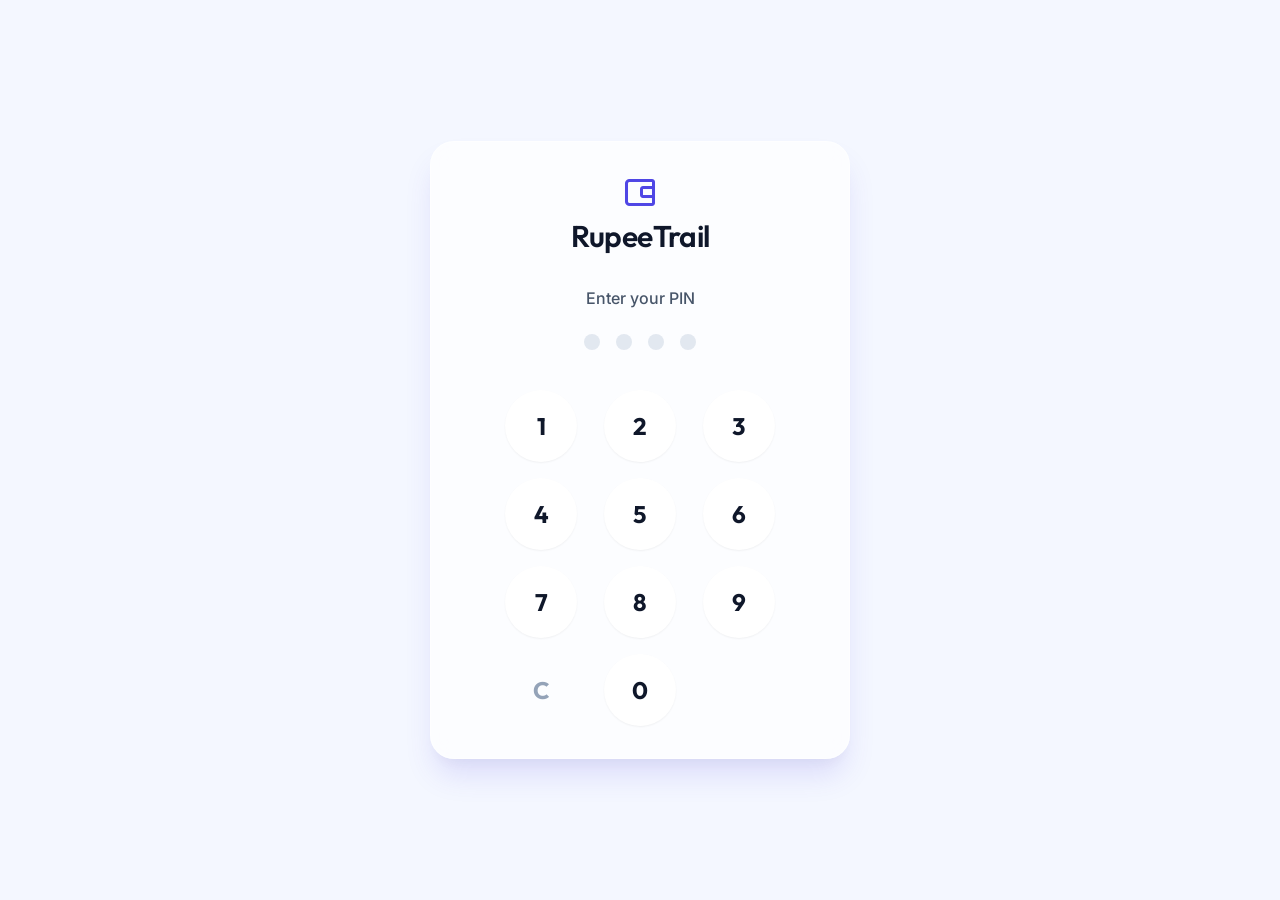
<file: index.html>
<!DOCTYPE html>
<html lang="en">
<head>
    <script>
      (function() {
        try {
          var s = localStorage.getItem('rupeetrail_settings');
          if (s) {
            var theme = JSON.parse(s).theme;
            if (theme === 'dark') document.documentElement.setAttribute('data-theme','dark');
            else if (theme === 'light') document.documentElement.setAttribute('data-theme','light');
          }
        } catch(e) {}
      })();
    </script>
    <meta charset="UTF-8">
    <meta name="viewport" content="width=device-width, initial-scale=1.0, maximum-scale=1.0, user-scalable=no, viewport-fit=cover">
    <title>Login - RupeeTrail</title>
    <link rel="manifest" href="manifest.json">
    <link rel="icon" type="image/x-icon" href="favicon.ico">
    <meta name="theme-color" content="#F4F7FF" media="(prefers-color-scheme: light)">
    <meta name="theme-color" content="#0B0F19" media="(prefers-color-scheme: dark)">
    <link rel="stylesheet" href="css/base.css">
    <link rel="stylesheet" href="css/layout.css">
    <link rel="stylesheet" href="css/components.css">
    <link rel="stylesheet" href="css/pages.css">
    <link href="https://unpkg.com/boxicons@2.1.4/css/boxicons.min.css" rel="stylesheet">
    <style>
        .auth-message {
            text-align: center;
            margin-bottom: var(--space-6);
            color: var(--text-secondary);
            min-height: 24px;
            font-weight: var(--font-weight-medium);
        }
        
        .auth-logo {
            display: flex;
            justify-content: center;
            margin-bottom: var(--space-2);
            color: var(--color-primary);
            font-size: var(--font-size-4xl);
        }
    </style>
</head>
<body>
    <div class="auth-container animate-fade-in">
        <div class="auth-card" id="authCard">
            <div class="auth-header">
                <div class="auth-logo"><i class='bx bx-wallet-alt'></i></div>
                <h2>RupeeTrail</h2>
            </div>
            
            <div class="auth-message" id="authMessage">Enter your PIN</div>
            
            <div class="pin-display" id="pinDisplay">
                <div class="pin-dot"></div>
                <div class="pin-dot"></div>
                <div class="pin-dot"></div>
                <div class="pin-dot"></div>
            </div>
            
            <div class="keypad">
                <div class="keypad-btn" data-key="1">1</div>
                <div class="keypad-btn" data-key="2">2</div>
                <div class="keypad-btn" data-key="3">3</div>
                <div class="keypad-btn" data-key="4">4</div>
                <div class="keypad-btn" data-key="5">5</div>
                <div class="keypad-btn" data-key="6">6</div>
                <div class="keypad-btn" data-key="7">7</div>
                <div class="keypad-btn" data-key="8">8</div>
                <div class="keypad-btn" data-key="9">9</div>
                <div class="keypad-btn transparent" id="keyClear">C</div>
                <div class="keypad-btn" data-key="0">0</div>
                <div class="keypad-btn transparent" id="keyBackspace"><i class='bx bx-backspace'></i></div>
            </div>
        </div>
    </div>

    <script src="js/config.js"></script>
    <script src="js/api.js"></script>
    <script src="js/ui.js"></script>
    <script src="js/offline.js"></script>
    <script src="js/auth.js"></script>
    <script src="js/pwa.js"></script>
</body>
</html>
</file>
<file: css/base.css>
/* base.css - Variables, Resets, and Base Typography */

@import url('https://fonts.googleapis.com/css2?family=Inter:wght@300;400;500;600;700&family=Outfit:wght@400;500;600;700;800&display=swap');

:root {
  /* Colors */
  --color-primary: #4F46E5;
  --color-primary-hover: #4338CA;
  --color-primary-light: #818CF8;
  --color-secondary: #10B981;
  --color-secondary-hover: #059669;
  --color-danger: #F43F5E;
  --color-warning: #F59E0B;
  --color-info: #3B82F6;

  /* Gradients */
  --gradient-primary: linear-gradient(135deg, #6366f1 0%, #4338ca 100%);
  --gradient-success: linear-gradient(135deg, #10b981 0%, #059669 100%);
  --gradient-danger: linear-gradient(135deg, #f43f5e 0%, #e11d48 100%);

  /* Backgrounds & Surfaces */
  --bg-app: #F4F7FF; /* Slight indigo tint for light mode */
  --bg-surface: #FFFFFF;
  --bg-surface-hover: #F8FAFC;
  
  /* Glassmorphism */
  --glass-bg: rgba(255, 255, 255, 0.7);
  --glass-border: rgba(255, 255, 255, 0.5);
  --glass-blur: blur(12px);

  /* Text Colors */
  --text-primary: #0F172A;
  --text-secondary: #475569;
  --text-muted: #94A3B8;
  --text-on-brand: #FFFFFF;

  /* Borders */
  --border-light: #E2E8F0;
  --border-focus: #4F46E5;

  /* Typography */
  --font-family-base: 'Inter', system-ui, -apple-system, sans-serif;
  --font-family-heading: 'Outfit', system-ui, -apple-system, sans-serif;
  --font-size-xs: 0.75rem;
  --font-size-sm: 0.875rem;
  --font-size-base: 1rem;
  --font-size-lg: 1.125rem;
  --font-size-xl: 1.25rem;
  --font-size-2xl: 1.5rem;
  --font-size-3xl: 1.875rem;
  --font-size-4xl: 2.25rem;
  
  --font-weight-light: 300;
  --font-weight-regular: 400;
  --font-weight-medium: 500;
  --font-weight-semibold: 600;
  --font-weight-bold: 700;

  /* Spacing */
  --space-1: 0.25rem;
  --space-2: 0.5rem;
  --space-3: 0.75rem;
  --space-4: 1rem;
  --space-5: 1.25rem;
  --space-6: 1.5rem;
  --space-8: 2rem;
  --space-10: 2.5rem;
  --space-12: 3rem;
  --space-16: 4rem;

  /* Shadows */
  --shadow-sm: 0 1px 2px 0 rgba(0, 0, 0, 0.05);
  --shadow-base: 0 4px 15px rgba(0, 0, 0, 0.05);
  --shadow-md: 0 10px 25px -3px rgba(0, 0, 0, 0.08), 0 4px 10px -2px rgba(0, 0, 0, 0.04);
  --shadow-lg: 0 20px 30px -5px rgba(79, 70, 229, 0.15), 0 10px 15px -5px rgba(0, 0, 0, 0.04);
  
  /* Radii */
  --radius-sm: 0.375rem;
  --radius-base: 0.75rem;
  --radius-md: 1rem;
  --radius-lg: 1.5rem;
  --radius-full: 9999px;

  /* Animations */
  --transition-fast: 150ms cubic-bezier(0.4, 0, 0.2, 1);
  --transition-base: 250ms cubic-bezier(0.4, 0, 0.2, 1);
  --transition-slow: 400ms cubic-bezier(0.4, 0, 0.2, 1);
  --bounce-spring: cubic-bezier(0.68, -0.55, 0.265, 1.55);

  --bg-gradient: radial-gradient(circle at 10% 20%, rgba(79, 70, 229, 0.05) 0%, transparent 40%), radial-gradient(circle at 90% 80%, rgba(16, 185, 129, 0.05) 0%, transparent 40%);
}

@media (prefers-color-scheme: dark) {
  :root:not([data-theme="light"]) {
    --bg-app: #0B0F19; /* Deep midnight blue */
    --bg-surface: #151A2C;
    --bg-surface-hover: #1E253C;
    
    --glass-bg: rgba(21, 26, 44, 0.75);
    --glass-border: rgba(255, 255, 255, 0.08);
    
    --text-primary: #F8FAFC;
    --text-secondary: #CBD5E1;
    --text-muted: #64748B;
    --border-light: #2A314A;
    
    /* Enhance shadows for dark mode */
    --shadow-base: 0 4px 15px rgba(0, 0, 0, 0.4);
    --shadow-md: 0 10px 25px -3px rgba(0, 0, 0, 0.5);
    --shadow-lg: 0 20px 30px -5px rgba(0, 0, 0, 0.6);

    --bg-gradient: radial-gradient(circle at 10% 20%, rgba(79, 70, 229, 0.08) 0%, transparent 40%), radial-gradient(circle at 90% 80%, rgba(16, 185, 129, 0.08) 0%, transparent 40%);
  }
}

:root[data-theme="dark"] {
    --bg-app: #0B0F19;
    --bg-surface: #151A2C;
    --bg-surface-hover: #1E253C;
    --glass-bg: rgba(21, 26, 44, 0.75);
    --glass-border: rgba(255, 255, 255, 0.08);
    --text-primary: #F8FAFC;
    --text-secondary: #CBD5E1;
    --text-muted: #64748B;
    --border-light: #2A314A;
    --shadow-base: 0 4px 15px rgba(0, 0, 0, 0.4);
    --shadow-md: 0 10px 25px -3px rgba(0, 0, 0, 0.5);
    --shadow-lg: 0 20px 30px -5px rgba(0, 0, 0, 0.6);
    --bg-gradient: radial-gradient(circle at 10% 20%, rgba(79, 70, 229, 0.08) 0%, transparent 40%), radial-gradient(circle at 90% 80%, rgba(16, 185, 129, 0.08) 0%, transparent 40%);
}

:root[data-theme="light"] {
    --bg-app: #F4F7FF;
    --bg-surface: #FFFFFF;
    --bg-surface-hover: #F8FAFC;
    --glass-bg: rgba(255, 255, 255, 0.7);
    --glass-border: rgba(255, 255, 255, 0.5);
    --text-primary: #0F172A;
    --text-secondary: #475569;
    --text-muted: #94A3B8;
    --border-light: #E2E8F0;
    --shadow-base: 0 4px 15px rgba(0, 0, 0, 0.05);
    --shadow-md: 0 10px 25px -3px rgba(0, 0, 0, 0.08), 0 4px 10px -2px rgba(0, 0, 0, 0.04);
    --shadow-lg: 0 20px 30px -5px rgba(79, 70, 229, 0.15), 0 10px 15px -5px rgba(0, 0, 0, 0.04);
    --bg-gradient: radial-gradient(circle at 10% 20%, rgba(79, 70, 229, 0.05) 0%, transparent 40%), radial-gradient(circle at 90% 80%, rgba(16, 185, 129, 0.05) 0%, transparent 40%);
}

html {
  color-scheme: light dark;
  height: 100%;
  height: 100dvh;
  overflow: hidden;
}

/* Reset & Base Elements */
*, *::before, *::after {
  box-sizing: border-box;
  -webkit-tap-highlight-color: transparent;
  -webkit-touch-callout: none;
  margin: 0;
  padding: 0;
}

@keyframes pageFadeIn {
  from { opacity: 0; }
  to   { opacity: 1; }
}

@keyframes layoutSlideIn {
  from { opacity: 0; transform: translateY(6px); }
  to   { opacity: 1; transform: translateY(0); }
}

body {
  /* pageFadeIn animation removed from body intentionally.
   * .bottom-nav is position:fixed as a direct body child, so body's
   * initial opacity:0 state would make the nav invisible for 200ms on
   * every page load — exactly the "nav disappears on tab switch" bug.
   * The layoutSlideIn animation on .app-layout handles the content
   * fade-in; the nav should be visible immediately at all times. */
  font-family: var(--font-family-base);
  background-color: var(--bg-app);
  color: var(--text-primary);
  line-height: 1.5;
  height: 100%;
  overflow: hidden;
  touch-action: pan-y;
  -webkit-font-smoothing: antialiased;
  -moz-osx-font-smoothing: grayscale;
  background-image: var(--bg-gradient);
  /* background-attachment: fixed intentionally removed:
   * In Android WebView (standalone PWA mode) this triggers a full
   * compositing repaint layer that can cause visual stacking bugs with
   * flex children including .bottom-nav. Safe to remove because body
   * itself does not scroll — the scroll container is .app-content. */
}

h1, h2, h3, h4, h5, h6 {
  font-family: var(--font-family-heading);
  font-weight: var(--font-weight-semibold);
  line-height: 1.2;
  color: var(--text-primary);
  margin-bottom: var(--space-4);
  letter-spacing: -0.02em;
}

h1 { font-size: var(--font-size-4xl); }
h2 { font-size: var(--font-size-3xl); }
h3 { font-size: var(--font-size-2xl); }
h4 { font-size: var(--font-size-xl); }
h5 { font-size: var(--font-size-lg); }

p {
  margin-bottom: var(--space-4);
  color: var(--text-secondary);
}

a {
  color: var(--color-primary);
  text-decoration: none;
  transition: color var(--transition-fast);
}

a:hover {
  color: var(--color-primary-hover);
}

/* Base scrollbar styling for premium feel */
::-webkit-scrollbar {
  width: 8px;
  height: 8px;
}
::-webkit-scrollbar-track {
  background: transparent;
}
::-webkit-scrollbar-thumb {
  background: var(--border-light);
  border-radius: var(--radius-full);
}
::-webkit-scrollbar-thumb:hover {
  background: var(--text-muted);
}
</file>
<file: css/layout.css>
/* layout.css - Grid, Flexbox, and Page Structures */

/* Containers */
.container {
  width: 100%;
  max-width: 1200px;
  margin: 0 auto;
  padding: 0 var(--space-4);
}

.container-fluid {
  width: 100%;
  padding: 0 var(--space-4);
}

/* Flexbox Utilities */
.flex { display: flex; }
.flex-col { flex-direction: column; }
.items-center { align-items: center; }
.items-start { align-items: flex-start; }
.items-stretch { align-items: stretch; }
.justify-center { justify-content: center; }
.justify-between { justify-content: space-between; }
.justify-end { justify-content: flex-end; }
.flex-wrap { flex-wrap: wrap; }
.gap-1 { gap: var(--space-1); }
.gap-2 { gap: var(--space-2); }
.gap-4 { gap: var(--space-4); }
.gap-6 { gap: var(--space-6); }
.gap-8 { gap: var(--space-8); }

/* Grid Utilities */
.grid { display: grid; }
.grid-cols-1 { grid-template-columns: repeat(1, minmax(0, 1fr)); }
.grid-cols-2 { grid-template-columns: repeat(2, minmax(0, 1fr)); }
.grid-cols-3 { grid-template-columns: repeat(3, minmax(0, 1fr)); }
.grid-cols-4 { grid-template-columns: repeat(4, minmax(0, 1fr)); }

@media (min-width: 768px) {
  .md\:grid-cols-2 { grid-template-columns: repeat(2, minmax(0, 1fr)); }
  .md\:grid-cols-3 { grid-template-columns: repeat(3, minmax(0, 1fr)); }
}

@media (min-width: 1024px) {
  .lg\:grid-cols-3 { grid-template-columns: repeat(3, minmax(0, 1fr)); }
  .lg\:grid-cols-4 { grid-template-columns: repeat(4, minmax(0, 1fr)); }
}

/* --- Layout Structure --- */
html {
  scroll-behavior: smooth;
}

.app-layout {
  display: flex;
  /*
   * STANDALONE PWA FIX — height unit strategy
   *
   * Do NOT repeat a dvh/svh/lvh unit here. base.css already sets
   *   html { height: 100dvh }   ← single authoritative viewport measurement
   *   body { height: 100% }     ← inherits from html
   * Using height:100% here chains off that single root calculation.
   *
   * If we wrote height:100dvh again, Android WebView in standalone mode
   * can resolve the two dvh calls independently — one against the layout
   * viewport and one against the visual viewport — producing a container
   * that is taller than the visible screen. overflow:hidden then silently
   * clips the .bottom-nav into that invisible excess. Both must be fixed
   * together: remove the duplicate dvh here AND remove overflow:hidden on
   * .app-main below.
   */
  height: 100%;
  width: 100vw;
  overflow: hidden; /* .app-layout itself is the outermost scroll jail */
  background-color: transparent;
  animation: layoutSlideIn 200ms cubic-bezier(0.16, 1, 0.3, 1) forwards;
}

.app-main {
  flex: 1;
  display: flex;
  flex-direction: column;
  position: relative;
  overflow: hidden; /* Safe to clip — .bottom-nav is no longer a child */
  min-width: 320px;
}

/* Topbar */
.app-header {
  height: 70px;
  background-color: var(--glass-bg);
  backdrop-filter: var(--glass-blur);
  -webkit-backdrop-filter: var(--glass-blur);
  border-bottom: 1px solid var(--glass-border);
  display: flex;
  align-items: center;
  justify-content: space-between;
  padding: 0 var(--space-6);
  flex-shrink: 0;
  position: sticky;
  top: 0;
  z-index: 20;
}

.page-title {
  font-size: var(--font-size-xl);
  margin: 0;
  font-weight: var(--font-weight-bold);
}

/* Sync Indicator — subtle pill shown during background data refresh */
.sync-indicator {
  font-size: 0.7rem;
  font-weight: var(--font-weight-semibold);
  padding: 3px 10px;
  border-radius: var(--radius-full);
  opacity: 0;
  transform: translateY(-4px);
  transition: opacity 300ms ease, transform 300ms ease;
  pointer-events: none;
  white-space: nowrap;
}

.sync-indicator.visible {
  opacity: 1;
  transform: translateY(0);
}

.sync-indicator.syncing {
  background: rgba(79, 70, 229, 0.12);
  color: var(--color-primary);
  animation: sync-spin 1s linear infinite;
}

.sync-indicator.done {
  background: rgba(16, 185, 129, 0.12);
  color: var(--color-secondary);
}

@keyframes sync-spin {
  0%   { opacity: 1; }
  50%  { opacity: 0.5; }
  100% { opacity: 1; }
}

/* Main Content */
.app-content {
  flex: 1;
  overflow-y: auto;
  -webkit-overflow-scrolling: touch;
  overscroll-behavior-y: contain;
  padding: var(--space-6) var(--space-4);
  /*
   * Reserve space for FAB above the nav.
   * Include safe-area-inset-bottom so content isn't hidden behind the
   * Android gesture bar on devices that report a non-zero inset.
   */
  padding-bottom: calc(90px + env(safe-area-inset-bottom, 0px));
}

/* Sidebar (Hidden on Mobile) */
.app-sidebar {
  display: none;
  width: 260px;
  background-color: var(--glass-bg);
  backdrop-filter: var(--glass-blur);
  -webkit-backdrop-filter: var(--glass-blur);
  border-right: 1px solid var(--glass-border);
  flex-direction: column;
  flex-shrink: 0;
  z-index: 30;
  box-shadow: 4px 0 24px rgba(0, 0, 0, 0.02);
}

.sidebar-header {
  height: 70px;
  display: flex;
  align-items: center;
  padding: 0 var(--space-6);
  border-bottom: 1px solid var(--glass-border);
}

.sidebar-header h2 {
  margin: 0;
  background: var(--gradient-primary);
  -webkit-background-clip: text;
  -webkit-text-fill-color: transparent;
  font-size: var(--font-size-3xl);
  font-weight: var(--font-weight-bold);
  letter-spacing: -0.5px;
}

.sidebar-nav {
  padding: var(--space-6) var(--space-4);
  display: flex;
  flex-direction: column;
  gap: var(--space-2);
}

.nav-link {
  display: flex;
  align-items: center;
  gap: var(--space-3);
  padding: var(--space-3) var(--space-4);
  color: var(--text-secondary);
  font-weight: var(--font-weight-medium);
  transition: all var(--transition-fast);
  touch-action: manipulation;
  text-decoration: none;
  border-radius: var(--radius-base);
  position: relative;
  overflow: hidden;
}

.nav-link:hover {
  background-color: rgba(79, 70, 229, 0.05);
  color: var(--color-primary);
  transform: translateX(4px);
}

.nav-link.active {
  background-color: var(--color-primary);
  color: var(--text-on-brand);
  box-shadow: 0 4px 12px rgba(79, 70, 229, 0.3);
}

.nav-link i {
  font-size: 1.25rem;
  z-index: 1;
}

.nav-link span {
  z-index: 1;
}

/* Bottom Navigation (Mobile Only) */
.bottom-nav {
  /*
   * ANDROID STANDALONE PWA FIX — definitive approach
   *
   * All previous flex-child attempts failed because:
   *   - The containing height chain (100dvh on html + inherited 100% down to
   *     .app-layout) can still resolve a px value slightly taller than the
   *     real visual viewport on certain Android OEM builds / gesture bar
   *     configurations, and
   *   - any sub-pixel mismatch causes the bottom of the flex column to fall
   *     outside the visible area, and the nav disappears.
   *
   * The definitive fix: position:fixed as a DIRECT CHILD OF <body>.
   * The containing-block chain is body → html → viewport. There is no
   * overflow:hidden, transform, will-change, or filter anywhere in that
   * chain, so the browser cannot trap or misplace a fixed element.
   * The FAB already uses this same pattern and has always worked.
   *
   * The .bottom-nav element is moved out of .app-main in all HTML files.
   */
  position: fixed;
  bottom: 0;
  left: 0;
  right: 0;
  height: calc(70px + env(safe-area-inset-bottom, 0px));
  padding-bottom: env(safe-area-inset-bottom, 0px);
  padding-left: env(safe-area-inset-left, 0px);
  padding-right: env(safe-area-inset-right, 0px);
  background-color: var(--glass-bg);
  backdrop-filter: var(--glass-blur);
  -webkit-backdrop-filter: var(--glass-blur);
  border-top: 1px solid var(--glass-border);
  display: flex;
  justify-content: space-around;
  align-items: center;
  z-index: 50;
  box-shadow: 0 -4px 20px rgba(0,0,0,0.05);
  border-radius: 20px 20px 0 0;
}

.nav-item {
  display: flex;
  flex-direction: column;
  align-items: center;
  justify-content: center;
  color: var(--text-muted);
  gap: 4px;
  flex: 1;
  /* Must not exceed the 70px content area of .bottom-nav */
  max-height: 70px;
  height: 100%;
  text-decoration: none;
  touch-action: manipulation;
  transition: all var(--bounce-spring);
  position: relative;
}

.nav-item:hover {
  color: var(--color-primary-light);
}

.nav-item.active {
  color: var(--color-primary);
  transform: translateY(-2px);
}

.nav-item i {
  font-size: 1.5rem;
  transition: transform var(--bounce-spring);
}

.nav-item.active i {
  transform: scale(1.15);
}

.nav-item span {
  font-size: 0.65rem;
  font-weight: var(--font-weight-semibold);
  transition: opacity var(--transition-fast);
}

/* Active indicator dot */
.nav-item.active::after {
  content: '';
  position: absolute;
  top: 8px;
  width: 4px;
  height: 4px;
  border-radius: 50%;
  background-color: var(--color-primary);
}

/* FAB (Mobile Only) */
.fab {
  position: fixed;
  /* sit above the full nav height (70px nav + safe area) + 20px gap */
  bottom: calc(70px + env(safe-area-inset-bottom, 0px) + 20px);
  right: var(--space-4);
  width: 56px;
  height: 56px;
  border-radius: var(--radius-full);
  background: var(--gradient-primary);
  color: white;
  display: flex;
  align-items: center;
  justify-content: center;
  font-size: 1.75rem;
  box-shadow: var(--shadow-lg);
  border: none;
  cursor: pointer;
  touch-action: manipulation;
  z-index: 15;
  transition: all var(--bounce-spring);
  /* Force own compositing layer — prevents clipping on some Android versions */
  will-change: transform;
}

.fab:hover {
  transform: scale(1.1) rotate(90deg);
  box-shadow: 0 20px 25px -5px rgba(79, 70, 229, 0.4);
}

/* Visibility Utilities */
.hide-on-mobile { display: none !important; }
.hide-on-desktop { display: flex !important; }

/* Desktop Media Query */
@media (min-width: 768px) {
  .app-sidebar {
    display: flex;
  }
  
  .hide-on-mobile { display: flex !important; }
  .hide-on-desktop { display: none !important; }
  .bottom-nav { display: none !important; }
  
  .app-content {
    padding: var(--space-8);
    padding-bottom: var(--space-8); /* Reset mobile padding */
  }
}
</file>
<file: css/components.css>
/* components.css - Cards, Buttons, Forms, Badges, and Animations */

/* Cards */
.card {
  background: var(--glass-bg);
  backdrop-filter: var(--glass-blur);
  -webkit-backdrop-filter: var(--glass-blur);
  border-radius: var(--radius-lg);
  box-shadow: var(--shadow-base);
  border: 1px solid var(--glass-border);
  overflow: hidden;
  transition: all var(--bounce-spring);
  position: relative;
}

.card::before {
  content: '';
  position: absolute;
  top: 0; left: 0; right: 0; bottom: 0;
  border-radius: var(--radius-lg);
  pointer-events: none;
  border: 1px solid var(--glass-border);
}

.card:hover {
  box-shadow: var(--shadow-md);
  border-color: rgba(79, 70, 229, 0.3);
}

.card-header {
  padding: var(--space-5) var(--space-6);
  border-bottom: 1px solid var(--border-light);
  font-family: var(--font-family-heading);
  font-weight: var(--font-weight-semibold);
  font-size: var(--font-size-lg);
  display: flex;
  justify-content: space-between;
  align-items: center;
}

.card-body {
  padding: var(--space-6);
}

.card-footer {
  padding: var(--space-4) var(--space-6);
  background: rgba(0, 0, 0, 0.02);
  border-top: 1px solid var(--border-light);
}

/* Buttons */
.btn {
  display: inline-flex;
  align-items: center;
  justify-content: center;
  padding: var(--space-3) var(--space-6);
  font-size: var(--font-size-base);
  font-weight: var(--font-weight-semibold);
  font-family: var(--font-family-base);
  border-radius: var(--radius-base);
  border: 1px solid transparent;
  cursor: pointer;
  touch-action: manipulation;
  transition: all var(--bounce-spring);
  white-space: nowrap;
  gap: var(--space-2);
}

.btn:disabled {
  opacity: 0.6;
  cursor: not-allowed;
  transform: none !important;
  box-shadow: none !important;
}

.btn-primary {
  background: var(--gradient-primary);
  color: var(--text-on-brand);
  box-shadow: 0 4px 12px rgba(79, 70, 229, 0.2);
}

.btn-primary:hover:not(:disabled) {
  transform: translateY(-2px);
  box-shadow: 0 8px 20px rgba(79, 70, 229, 0.4);
}

.btn-primary:active:not(:disabled) {
  transform: translateY(1px);
}

.btn-secondary {
  background-color: var(--bg-surface);
  color: var(--text-primary);
  border-color: var(--border-light);
  box-shadow: var(--shadow-sm);
}

.btn-secondary:hover:not(:disabled) {
  background-color: var(--bg-surface-hover);
  border-color: var(--text-muted);
  transform: translateY(-2px);
}

.btn-danger {
  background: var(--gradient-danger);
  color: var(--text-on-brand);
  box-shadow: 0 4px 12px rgba(244, 63, 94, 0.2);
}

.btn-danger:hover:not(:disabled) {
  transform: translateY(-2px);
  box-shadow: 0 8px 20px rgba(244, 63, 94, 0.4);
}

.btn-ghost {
  background-color: transparent;
  color: var(--color-primary);
}

.btn-ghost:hover:not(:disabled) {
  background-color: rgba(79, 70, 229, 0.1);
}

/* Forms */
.form-group {
  margin-bottom: var(--space-5);
  position: relative;
}

.form-label {
  display: block;
  font-size: var(--font-size-sm);
  font-weight: var(--font-weight-medium);
  color: var(--text-secondary);
  margin-bottom: var(--space-2);
}

.form-input,
.form-select,
.form-textarea {
  color-scheme: light dark;
  width: 100%;
  padding: var(--space-3) var(--space-4);
  font-size: var(--font-size-base);
  font-family: var(--font-family-base);
  color: var(--text-primary);
  background-color: var(--bg-surface);
  border: 1px solid var(--border-light);
  border-radius: var(--radius-base);
  transition: all var(--transition-fast);
  box-shadow: var(--shadow-sm) inset;
}

.form-input:focus,
.form-select:focus,
.form-textarea:focus {
  outline: none;
  border-color: var(--color-primary);
  box-shadow: 0 0 0 4px rgba(79, 70, 229, 0.15);
  background-color: var(--bg-surface);
}

.form-input::placeholder,
.form-textarea::placeholder {
  color: var(--text-muted);
}

/* Badges */
.badge {
  display: inline-flex;
  align-items: center;
  padding: 0.25rem 0.75rem;
  border-radius: var(--radius-full);
  font-size: var(--font-size-xs);
  font-weight: var(--font-weight-bold);
  text-transform: uppercase;
  letter-spacing: 0.05em;
}

.badge-success { background: rgba(16, 185, 129, 0.15); color: var(--color-secondary); }
.badge-warning { background: rgba(245, 158, 11, 0.15); color: var(--color-warning); }
.badge-danger { background: rgba(244, 63, 94, 0.15); color: var(--color-danger); }
.badge-info { background: rgba(59, 130, 246, 0.15); color: var(--color-info); }

/* Animations */
@keyframes fadeIn {
  from { opacity: 0; }
  to { opacity: 1; }
}

@keyframes slideUp {
  from { opacity: 0; transform: translateY(20px); }
  to { opacity: 1; transform: translateY(0); }
}

@keyframes slideInRight {
  from { opacity: 0; transform: translateX(20px); }
  to { opacity: 1; transform: translateX(0); }
}

@keyframes pulse {
  0%, 100% { opacity: 1; }
  50% { opacity: 0.5; }
}

@keyframes shimmer {
  0% { background-position: -200% 0; }
  100% { background-position: 200% 0; }
}

.animate-fade-in { animation: fadeIn var(--transition-base) forwards; }
.animate-slide-up { animation: slideUp 400ms cubic-bezier(0.16, 1, 0.3, 1) forwards; }
.animate-slide-right { animation: slideInRight 400ms cubic-bezier(0.16, 1, 0.3, 1) forwards; }
.animate-pulse { animation: pulse 2s cubic-bezier(0.4, 0, 0.6, 1) infinite; }

/* User Popover */
.user-popover-container { position: relative; }
.user-popover-btn {
  font-size: 32px;
  color: var(--color-primary);
  cursor: pointer;
  display: flex;
  align-items: center;
  justify-content: center;
  transition: opacity var(--transition-base);
}
.user-popover-btn:active { opacity: 0.7; }
.user-popover {
  position: absolute;
  top: calc(100% + 8px);
  right: 0;
  background: var(--bg-surface);
  border-radius: var(--radius-base);
  box-shadow: var(--shadow-md);
  min-width: 150px;
  opacity: 0;
  visibility: hidden;
  transform: translateY(-10px);
  transition: all var(--transition-base);
  z-index: 100;
  border: 1px solid var(--border-light);
}
.user-popover.active {
  opacity: 1;
  visibility: visible;
  transform: translateY(0);
}
.user-popover-item {
  display: flex;
  align-items: center;
  gap: var(--space-2);
  padding: var(--space-3) var(--space-4);
  color: var(--text-primary);
  text-decoration: none;
  transition: background var(--transition-base);
  cursor: pointer;
}
.user-popover-item:hover { background: var(--bg-surface-hover); }
.user-popover-item i { font-size: 1.25rem; color: var(--text-muted); }
.user-popover-item:not(:last-child) { border-bottom: 1px solid var(--border-light); }

/* Skeletons */
.skeleton {
  background: linear-gradient(90deg, var(--bg-surface-hover) 25%, var(--border-light) 50%, var(--bg-surface-hover) 75%);
  background-size: 200% 100%;
  animation: shimmer 1.5s infinite;
  border-radius: var(--radius-base);
}
.skeleton-text { height: 1rem; width: 100%; margin-bottom: 0.5rem; }
.skeleton-text.short { width: 60%; }
.skeleton-avatar { width: 48px; height: 48px; border-radius: var(--radius-full); }
.skeleton-card { height: 140px; width: 100%; }

/* Bottom Sheet / Modal */
.bottom-sheet-overlay {
  position: fixed;
  top: 0; left: 0; right: 0; bottom: 0;
  background: rgba(15, 23, 42, 0.6);
  backdrop-filter: blur(4px);
  -webkit-backdrop-filter: blur(4px);
  z-index: 1000;
  opacity: 0;
  visibility: hidden;
  transition: opacity var(--transition-base);
}

.bottom-sheet-overlay.active {
  opacity: 1;
  visibility: visible;
  touch-action: none;
}

.bottom-sheet {
  position: fixed;
  bottom: 0; left: 0; right: 0;
  background: var(--bg-surface);
  border-radius: 24px 24px 0 0;
  z-index: 1001;
  transform: translateY(100%);
  transition: transform var(--transition-slow) var(--bounce-spring);
  max-height: 90vh;
  display: flex;
  flex-direction: column;
  box-shadow: 0 -10px 40px rgba(0,0,0,0.15);
}

.bottom-sheet.active {
  transform: translateY(0);
}

.bottom-sheet-header {
  display: flex;
  justify-content: space-between;
  align-items: center;
  padding: var(--space-5) var(--space-6);
  border-bottom: 1px solid var(--border-light);
  flex-shrink: 0;
}

.bottom-sheet-header h3 {
  margin: 0;
  font-family: var(--font-family-heading);
}

.bottom-sheet-body {
  padding: var(--space-6);
  overflow-y: auto;
  overscroll-behavior: contain;
  -webkit-overflow-scrolling: touch;
  padding-bottom: calc(var(--space-6) + env(safe-area-inset-bottom));
}

@media (min-width: 768px) {
  .bottom-sheet {
    top: 50%;
    left: 50%;
    right: auto;
    bottom: auto;
    width: 100%;
    max-width: 500px;
    transform: translate(-50%, -50%) scale(0.95);
    border-radius: var(--radius-lg);
    opacity: 0;
    visibility: hidden;
  }
  .bottom-sheet.active {
    transform: translate(-50%, -50%) scale(1);
    opacity: 1;
    visibility: visible;
  }
}

/* Toast System */
#toast-container {
  position: fixed;
  bottom: 100px; /* Above fab/nav */
  left: 50%;
  transform: translateX(-50%);
  z-index: 9999;
  display: flex;
  flex-direction: column;
  gap: var(--space-2);
  pointer-events: none;
  width: calc(100% - 2rem);
  max-width: 400px;
}
@media (min-width: 768px) {
  #toast-container {
    bottom: var(--space-6);
    left: auto;
    right: var(--space-6);
    transform: none;
  }
}

.toast {
  display: flex;
  align-items: center;
  gap: var(--space-3);
  padding: var(--space-3) var(--space-4);
  background: var(--glass-bg);
  backdrop-filter: blur(8px);
  -webkit-backdrop-filter: blur(8px);
  color: var(--text-primary);
  border-radius: var(--radius-md);
  box-shadow: var(--shadow-lg);
  border-left: 4px solid var(--color-info);
  pointer-events: auto;
  animation: slideUp var(--transition-fast) forwards;
  transition: transform var(--transition-fast), opacity var(--transition-fast);
  border: 1px solid var(--glass-border);
}
.toast.toast-success { border-left-color: var(--color-secondary); }
.toast.toast-error { border-left-color: var(--color-danger); }
.toast.toast-warning { border-left-color: var(--color-warning); }

.toast-closing {
  opacity: 0;
  transform: scale(0.95) translateY(10px);
}
</file>
<file: css/pages.css>
/* pages.css - Page-specific structures and block layouts */

/* Dashboard Stats Page */
.dashboard-stats {
  display: grid;
  gap: var(--space-4);
  grid-template-columns: repeat(auto-fit, minmax(140px, 1fr));
  margin-bottom: var(--space-8);
}

.stat-card {
  display: flex;
  flex-direction: column;
  padding: var(--space-5);
  background: var(--glass-bg);
  backdrop-filter: var(--glass-blur);
  -webkit-backdrop-filter: var(--glass-blur);
  border-radius: var(--radius-lg);
  border: 1px solid var(--glass-border);
  box-shadow: var(--shadow-sm);
  transition: all var(--bounce-spring);
}

.stat-card:hover {
  box-shadow: var(--shadow-md);
}

.stat-title {
  color: var(--text-muted);
  font-size: var(--font-size-xs);
  font-weight: var(--font-weight-bold);
  text-transform: uppercase;
  letter-spacing: 0.1em;
  margin-bottom: var(--space-2);
}

.stat-value {
  font-size: var(--font-size-2xl);
  font-weight: var(--font-weight-bold);
  color: var(--text-primary);
  font-family: var(--font-family-heading);
}

.stat-trend {
  display: flex;
  align-items: center;
  gap: var(--space-1);
  font-size: var(--font-size-xs);
  font-weight: var(--font-weight-semibold);
  margin-top: var(--space-3);
  padding: 4px 8px;
  border-radius: var(--radius-full);
  width: fit-content;
}

.stat-trend.positive { background: rgba(16, 185, 129, 0.1); color: var(--color-secondary); }
.stat-trend.negative { background: rgba(244, 63, 94, 0.1); color: var(--color-danger); }

/* Account Cards Horizontal Scroll */
.accounts-section {
  margin-bottom: var(--space-8);
}

.section-header {
  display: flex;
  justify-content: space-between;
  align-items: center;
  margin-bottom: var(--space-4);
}

.section-title {
  font-size: var(--font-size-lg);
  font-weight: var(--font-weight-bold);
  color: var(--text-primary);
  margin: 0;
  font-family: var(--font-family-heading);
}

.accounts-scroll {
  display: flex;
  gap: var(--space-4);
  overflow-x: auto;
  overscroll-behavior: contain;
  padding-bottom: var(--space-4);
  scrollbar-width: none;
  scroll-snap-type: x mandatory;
}
.accounts-scroll::-webkit-scrollbar {
  display: none;
}

.account-card {
  min-width: 240px;
  background: var(--gradient-primary);
  color: white;
  padding: var(--space-6);
  border-radius: var(--radius-lg);
  box-shadow: 0 10px 25px -5px rgba(79, 70, 229, 0.4);
  display: flex;
  flex-direction: column;
  gap: var(--space-4);
  flex-shrink: 0;
  min-height: 140px;
  scroll-snap-align: start;
  position: relative;
  overflow: hidden;
  transition: transform var(--bounce-spring);
}

.account-card:hover {
  transform: translateY(-4px) scale(1.02);
}

.account-card::after {
  content: '';
  position: absolute;
  top: 0; right: 0;
  width: 150px; height: 150px;
  background: radial-gradient(circle, rgba(255,255,255,0.2) 0%, transparent 70%);
  border-radius: 50%;
  transform: translate(30%, -30%);
}

.account-card.secondary {
  background: linear-gradient(135deg, #1E293B, #0F172A); 
  box-shadow: 0 10px 25px -5px rgba(15, 23, 42, 0.4);
}

.account-card.tertiary {
  background: var(--gradient-success);
  box-shadow: 0 10px 25px -5px rgba(16, 185, 129, 0.4);
}

.account-name {
  font-size: var(--font-size-sm);
  font-weight: var(--font-weight-medium);
  opacity: 0.9;
  letter-spacing: 0.5px;
  white-space: nowrap;
  overflow: hidden;
  text-overflow: ellipsis;
  max-width: 160px;
}

.account-balance {
  font-size: var(--font-size-3xl);
  font-weight: var(--font-weight-bold);
  font-family: var(--font-family-heading);
  letter-spacing: -0.5px;
  z-index: 1;
}

/* Chart Placeholder */
.chart-section {
  margin-bottom: var(--space-8);
}

.chart-placeholder {
  height: 280px;
  width: 100%;
  background: var(--glass-bg);
  backdrop-filter: var(--glass-blur);
  -webkit-backdrop-filter: var(--glass-blur);
  border: 1px solid var(--glass-border);
  border-radius: var(--radius-lg);
  display: flex;
  align-items: center;
  justify-content: center;
  color: var(--text-muted);
  font-size: var(--font-size-sm);
  position: relative;
  overflow: hidden;
  box-shadow: var(--shadow-sm);
}

/* Transactions Page */
.transaction-list {
  background: var(--glass-bg);
  backdrop-filter: var(--glass-blur);
  -webkit-backdrop-filter: var(--glass-blur);
  border-radius: var(--radius-lg);
  border: 1px solid var(--glass-border);
  overflow: hidden;
  box-shadow: var(--shadow-sm);
}

.transaction-item {
  display: flex;
  align-items: center;
  justify-content: space-between;
  padding: var(--space-4) var(--space-5);
  background: none;
  border: none;
  border-bottom: 1px solid var(--glass-border);
  font: inherit;
  cursor: pointer;
  width: 100%;
  text-align: left;
  touch-action: manipulation;
  transition: all var(--transition-fast);
}

.transaction-item:last-child {
  border-bottom: none;
}

.transaction-item:hover {
  background: rgba(79, 70, 229, 0.03);
}

.transaction-details {
  display: flex;
  align-items: center;
  gap: var(--space-4);
}

.transaction-icon {
  width: 48px;
  height: 48px;
  border-radius: var(--radius-base);
  display: flex;
  align-items: center;
  justify-content: center;
  font-size: 1.5rem;
  background: var(--bg-app);
  color: var(--color-primary);
  box-shadow: inset 0 2px 4px rgba(0,0,0,0.02);
}

.transaction-info {
  min-width: 0;
}

.transaction-info p {
  margin: 0;
}

.transaction-title {
  font-family: var(--font-family-heading);
  font-weight: var(--font-weight-semibold);
  font-size: var(--font-size-base);
  color: var(--text-primary);
  margin-bottom: 2px !important;
  white-space: nowrap;
  overflow: hidden;
  text-overflow: ellipsis;
  max-width: 180px;
}

.transaction-date {
  font-size: 0.75rem;
  color: var(--text-muted);
  font-weight: var(--font-weight-medium);
  white-space: nowrap;
  overflow: hidden;
  text-overflow: ellipsis;
  max-width: 180px;
}

.transaction-amount {
  font-weight: var(--font-weight-bold);
  font-size: var(--font-size-base);
  font-family: var(--font-family-heading);
}

.transaction-amount.income {
  color: var(--color-secondary);
}

.transaction-amount.expense {
  color: var(--text-primary);
}

/* Authentication / PIN Login */
.auth-container {
  min-height: 100vh;
  display: flex;
  align-items: center;
  justify-content: center;
  background: var(--bg-app);
  padding: var(--space-4);
}

.auth-card {
  width: 100%;
  max-width: 420px;
  background: var(--glass-bg);
  backdrop-filter: var(--glass-blur);
  -webkit-backdrop-filter: var(--glass-blur);
  padding: var(--space-8);
  border-radius: var(--radius-lg);
  box-shadow: var(--shadow-lg);
  border: 1px solid var(--glass-border);
  text-align: center;
}

.auth-header {
  margin-bottom: var(--space-8);
}

.auth-header h1 {
  background: var(--gradient-primary);
  -webkit-background-clip: text;
  -webkit-text-fill-color: transparent;
}

.pin-display {
  display: flex;
  justify-content: center;
  gap: var(--space-4);
  margin-bottom: var(--space-8);
  height: 24px;
}

.pin-dot {
  width: 16px;
  height: 16px;
  border-radius: 50%;
  background-color: var(--border-light);
  transition: all var(--bounce-spring);
}

.pin-dot.filled {
  background-color: var(--color-primary);
  transform: scale(1.2);
  box-shadow: 0 0 10px rgba(79, 70, 229, 0.5);
}

.keypad {
  display: grid;
  grid-template-columns: repeat(3, 1fr);
  gap: var(--space-4);
  max-width: 280px;
  margin: 0 auto;
}

.keypad-btn {
  width: 72px;
  height: 72px;
  border-radius: 50%;
  border: none;
  background: var(--bg-surface);
  color: var(--text-primary);
  font-size: var(--font-size-2xl);
  font-weight: var(--font-weight-bold);
  font-family: var(--font-family-heading);
  cursor: pointer;
  box-shadow: var(--shadow-sm);
  transition: all var(--bounce-spring);
  display: flex;
  align-items: center;
  justify-content: center;
  margin: 0 auto;
  touch-action: manipulation;
}

.keypad-btn:hover {
  background: var(--color-primary);
  color: white;
  transform: scale(1.1);
  box-shadow: 0 8px 16px rgba(79, 70, 229, 0.3);
}

.keypad-btn:active {
  transform: scale(0.95);
}

.keypad-btn.transparent {
  background: transparent;
  box-shadow: none;
  color: var(--text-muted);
}
.keypad-btn.transparent:hover {
  background: rgba(244, 63, 94, 0.1);
  color: var(--color-danger);
}

/* Search and Filters */
.search-filter-bar {
  display: flex;
  gap: var(--space-3);
  margin-bottom: var(--space-5);
}

.search-wrapper {
  flex: 1;
  position: relative;
}

.search-wrapper i {
  position: absolute;
  left: var(--space-4);
  top: 50%;
  transform: translateY(-50%);
  color: var(--text-muted);
  font-size: 1.25rem;
}

.search-input {
  width: 100%;
  padding: var(--space-3) var(--space-4) var(--space-3) 3rem;
  border-radius: var(--radius-full);
  border: 1px solid var(--glass-border);
  background: var(--glass-bg);
  backdrop-filter: var(--glass-blur);
  color: var(--text-primary);
  font-family: var(--font-family-base);
  outline: none;
  transition: all var(--transition-fast);
  box-shadow: inset 0 2px 4px rgba(0,0,0,0.02);
}

.search-input:focus {
  border-color: var(--color-primary);
  box-shadow: 0 0 0 4px rgba(79, 70, 229, 0.15);
}

.filter-chips {
  display: flex;
  gap: var(--space-2);
  overflow-x: auto;
  overscroll-behavior: contain;
  margin-bottom: var(--space-5);
  padding-bottom: 8px;
  scrollbar-width: none;
}
.filter-chips::-webkit-scrollbar { display: none; }

.chip {
  padding: 0.5rem 1.25rem;
  border-radius: var(--radius-full);
  border: 1px solid var(--glass-border);
  background: var(--glass-bg);
  backdrop-filter: var(--glass-blur);
  color: var(--text-secondary);
  font-size: var(--font-size-sm);
  font-weight: var(--font-weight-semibold);
  cursor: pointer;
  white-space: nowrap;
  transition: all var(--bounce-spring);
  box-shadow: var(--shadow-sm);
  touch-action: manipulation;
}

.chip:hover {
  background: rgba(79, 70, 229, 0.05);
  border-color: rgba(79, 70, 229, 0.3);
  transform: translateY(-2px);
}

.chip.active {
  background: var(--gradient-primary);
  color: white;
  border-color: transparent;
  box-shadow: 0 4px 12px rgba(79, 70, 229, 0.3);
}

/* Reports Specific Styles */
.report-stats {
  display: grid;
  gap: var(--space-4);
  grid-template-columns: repeat(auto-fit, minmax(140px, 1fr));
  margin-bottom: var(--space-6);
}

.charts-grid {
  display: grid;
  gap: var(--space-6);
  grid-template-columns: 1fr;
  margin-bottom: var(--space-6);
}

@media (min-width: 768px) {
  .charts-grid {
    grid-template-columns: 1fr 1fr;
  }
}

.chart-box {
  background: var(--glass-bg);
  backdrop-filter: var(--glass-blur);
  padding: var(--space-5);
  border-radius: var(--radius-lg);
  border: 1px solid var(--glass-border);
  box-shadow: var(--shadow-sm);
}

/* Data Table */
.data-table {
  width: 100%;
  border-collapse: collapse;
}

.data-table th, .data-table td {
  padding: var(--space-4);
  text-align: left;
  border-bottom: 1px solid var(--glass-border);
}

.data-table th {
  color: var(--text-muted);
  font-size: var(--font-size-xs);
  font-weight: var(--font-weight-bold);
  text-transform: uppercase;
  letter-spacing: 0.1em;
}

/* Empty States */
.empty-state {
  display: flex;
  flex-direction: column;
  align-items: center;
  justify-content: center;
  padding: var(--space-12) var(--space-4);
  text-align: center;
  color: var(--text-muted);
}
.empty-state i {
  font-size: 4rem;
  margin-bottom: var(--space-4);
  opacity: 0.3;
}
.empty-state p {
  font-size: var(--font-size-lg);
  font-weight: var(--font-weight-medium);
}

/* Staggered Animations */
.stagger-1 { animation-delay: 50ms; }
.stagger-2 { animation-delay: 100ms; }
.stagger-3 { animation-delay: 150ms; }
.stagger-4 { animation-delay: 200ms; }

/* Shake Animation for Auth */
@keyframes shake {
  0%, 100% { transform: translateX(0); }
  20%, 60% { transform: translateX(-10px); }
  40%, 80% { transform: translateX(10px); }
}

.shake {
  animation: shake 0.4s cubic-bezier(.36,.07,.19,.97) both;
}
</file>
